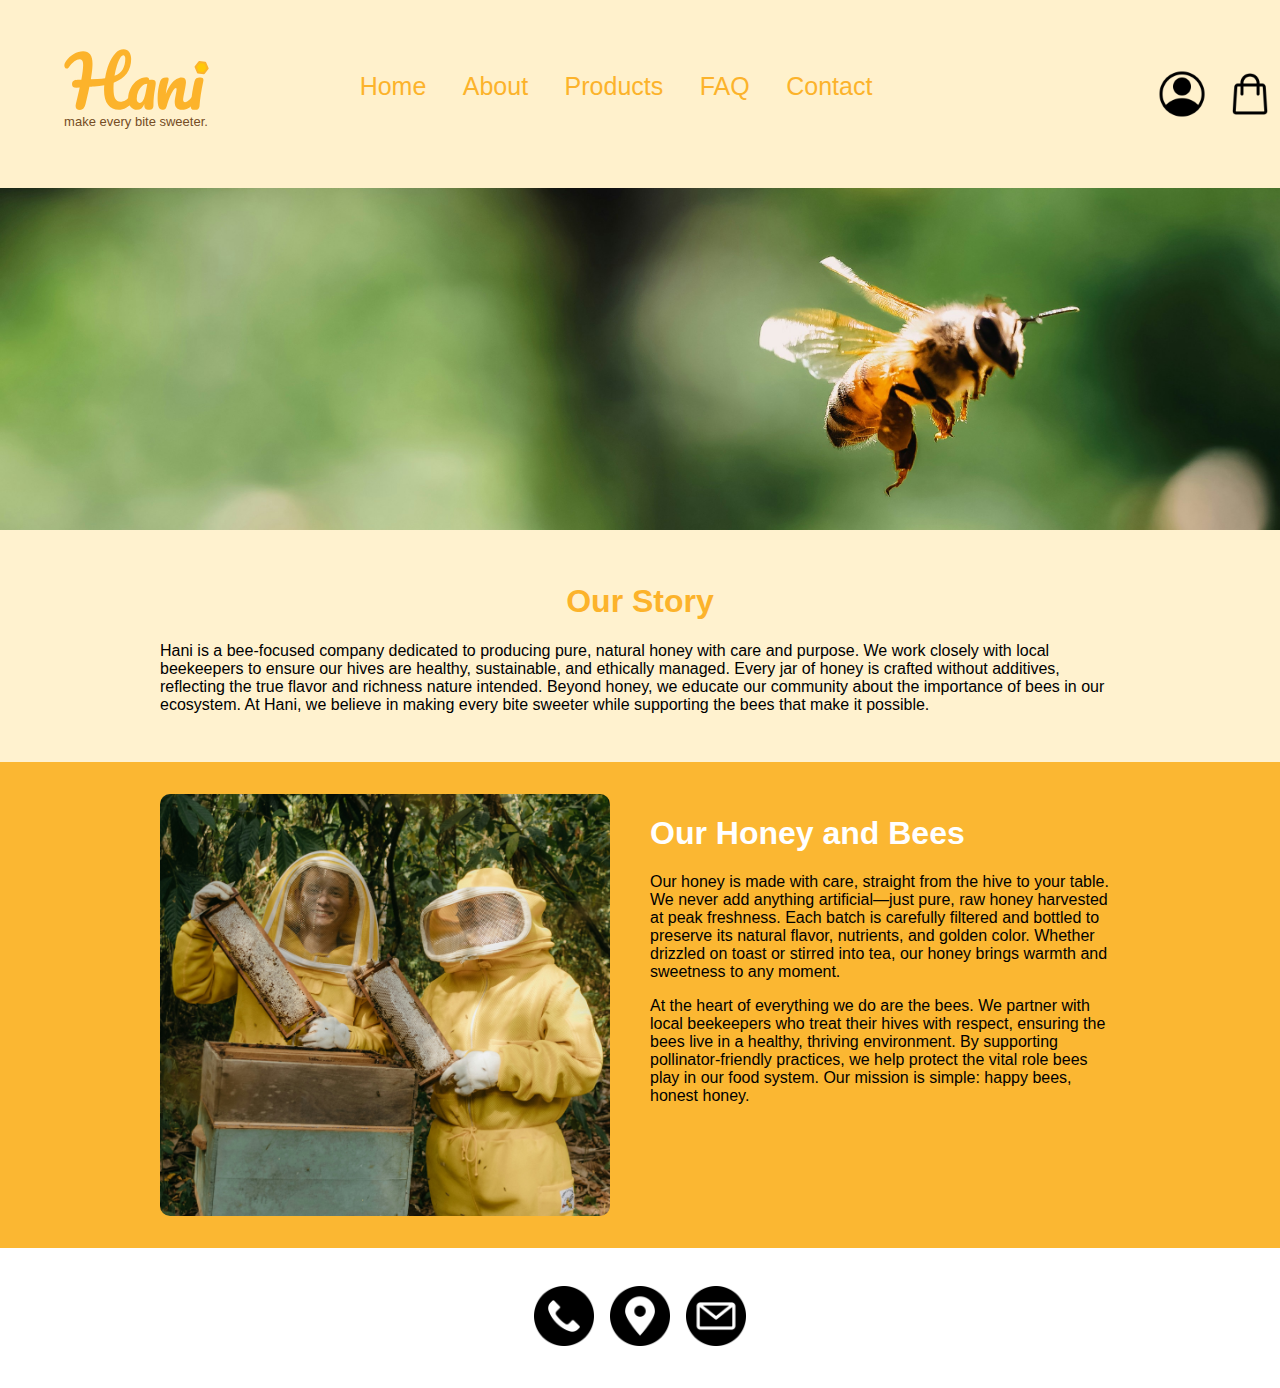
<file: about.html>
<!DOCTYPE html>
<html lang="en">
<head>
    <link rel="icon" type="image/png" href="images/favicon-96x96.png" sizes="96x96">
    <link rel="icon" type="image/svg+xml" href="images/favicon.svg">
    <link rel="shortcut icon" href="images/favicon.ico">
    <link rel="apple-touch-icon" sizes="180x180" href="images/apple-touch-icon.png">
    <link rel="manifest" href="images/site.webmanifest">

    <meta charset="UTF-8">
    <meta name="viewport" content="width=device-width, initial-scale=1.0">
    <title>Hani</title>
    <link rel="stylesheet" href="styles.css">
</head>
<body>
    <header>
        
        <img src="images/logo.svg" alt="Hani Logo">
        <br>
        <nav>
            <a href="index.html">Home</a>
            <a href="about.html">About</a>
            <a href="products.html">Products</a>
            <a href="FAQ.html">FAQ</a>
            <a href="contact.html">Contact</a>
        </nav>
        <div class="account">
            <img src="images/account.png" alt="Account">
            <img src="images/shopping-bag.png"  alt="Cart">
        </div>
    </header>

    <main>
        <div class="bee">
        <img src="images/bee.jpg"  alt="Bee flying">
        </div>

        <section class="story">
            <h1>Our Story</h1>
            <p>Hani is a bee-focused company dedicated to producing pure, natural honey with care and purpose. We work closely with local beekeepers to ensure our hives are healthy, sustainable, and ethically managed. Every jar of honey is crafted without additives, reflecting the true flavor and richness nature intended. Beyond honey, we educate our community about the importance of bees in our ecosystem. At Hani, we believe in making every bite sweeter while supporting the bees that make it possible.</p>
        </section>

        <section class="our">
            <img src="images/keepers.jpg"  alt="Bee Keepers">
            <div class="our-text">
            <h1> Our Honey and Bees</h1>
            <p>Our honey is made with care, straight from the hive to your table. We never add anything artificial—just pure, raw honey harvested at peak freshness. Each batch is carefully filtered and bottled to preserve its natural flavor, nutrients, and golden color. Whether drizzled on toast or stirred into tea, our honey brings warmth and sweetness to any moment.</p>
            <p>At the heart of everything we do are the bees. We partner with local beekeepers who treat their hives with respect, ensuring the bees live in a healthy, thriving environment. By supporting pollinator-friendly practices, we help protect the vital role bees play in our food system. Our mission is simple: happy bees, honest honey.</p>
            </div>

        </section>
    </main>
    <footer>
        <a href="tel:123456789"><img src="images/phone-call.png" alt="Call us" id="contact"></a>
        <a href="https://www.google.com/maps?q=3456+113th+ave,+Eau+Claire,+WI+54701">
        <img src="images/gps.png" alt="Map to our location"></a>
        <a href="mailto:gallopinggoose@gmail.com"><img src="images/email.png" alt="email us"></a>
    </footer>
    
</body>
</html>
</file>
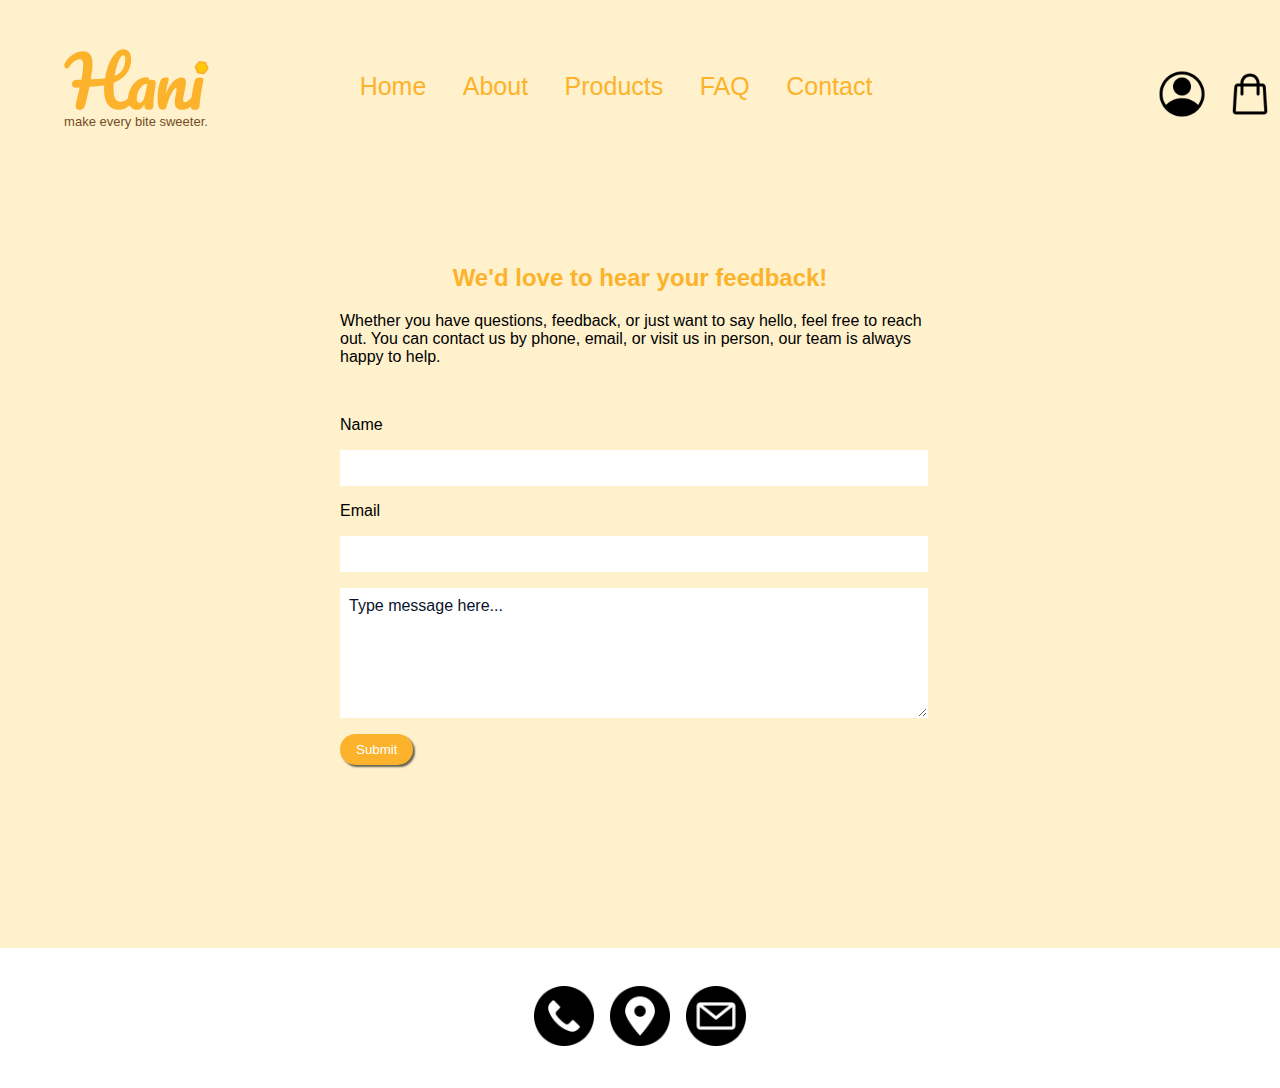
<file: contact.html>
<!DOCTYPE html>
<html lang="en">
<head>
    <link rel="icon" type="image/png" href="images/favicon-96x96.png" sizes="96x96">
    <link rel="icon" type="image/svg+xml" href="images/favicon.svg">
    <link rel="shortcut icon" href="images/favicon.ico">
    <link rel="apple-touch-icon" sizes="180x180" href="images/apple-touch-icon.png">
    <link rel="manifest" href="images/site.webmanifest">

    <meta charset="UTF-8">
    <meta name="viewport" content="width=device-width, initial-scale=1.0">
    <title>Hani</title>
    <link rel="stylesheet" href="styles.css">
    
</head>
<body>
    <header>
        
        <img src="images/logo.svg" alt="Hani Logo">
        <br>
        <nav>
            <a href="index.html">Home</a>
            <a href="about.html">About</a>
            <a href="products.html">Products</a>
            <a href="FAQ.html">FAQ</a>
            <a href="contact.html">Contact</a>
        </nav>
        <div class="account">
            <img src="images/account.png"   alt="Account">
            <img src="images/shopping-bag.png"  alt="Cart">
        </div>
    </header>
<div class="wrapper">
    <main class="main-content">
        <section class="contact">
            <form>
                <h2 class="feedback">We'd love to hear your feedback!</h2>
                <p>Whether you have questions, feedback, or just want to say hello, feel free to reach out. You can contact us by phone, email, or visit us in person, our team is always happy to help.</p>
                <br>
                <label>Name</label>
                <input type="text" id="name">
                <label>Email</label>
                <input type="email" id="email">
                <textarea>Type message here...</textarea>
                <input type="submit" class="button">
                
            </form>
        </section>
    </main>
   
    <footer>
        <a href="tel:123456789"><img src="images/phone-call.png" alt="Call us" id="contact"></a>
        <a href="https://www.google.com/maps?q=3456+113th+ave,+Eau+Claire,+WI+54701">
        <img src="images/gps.png" alt="Map to our location"></a>
        <a href="mailto:gallopinggoose@gmail.com"><img src="images/email.png" alt="email us"></a>
    </footer>
</div>
</body>
</html>
</file>
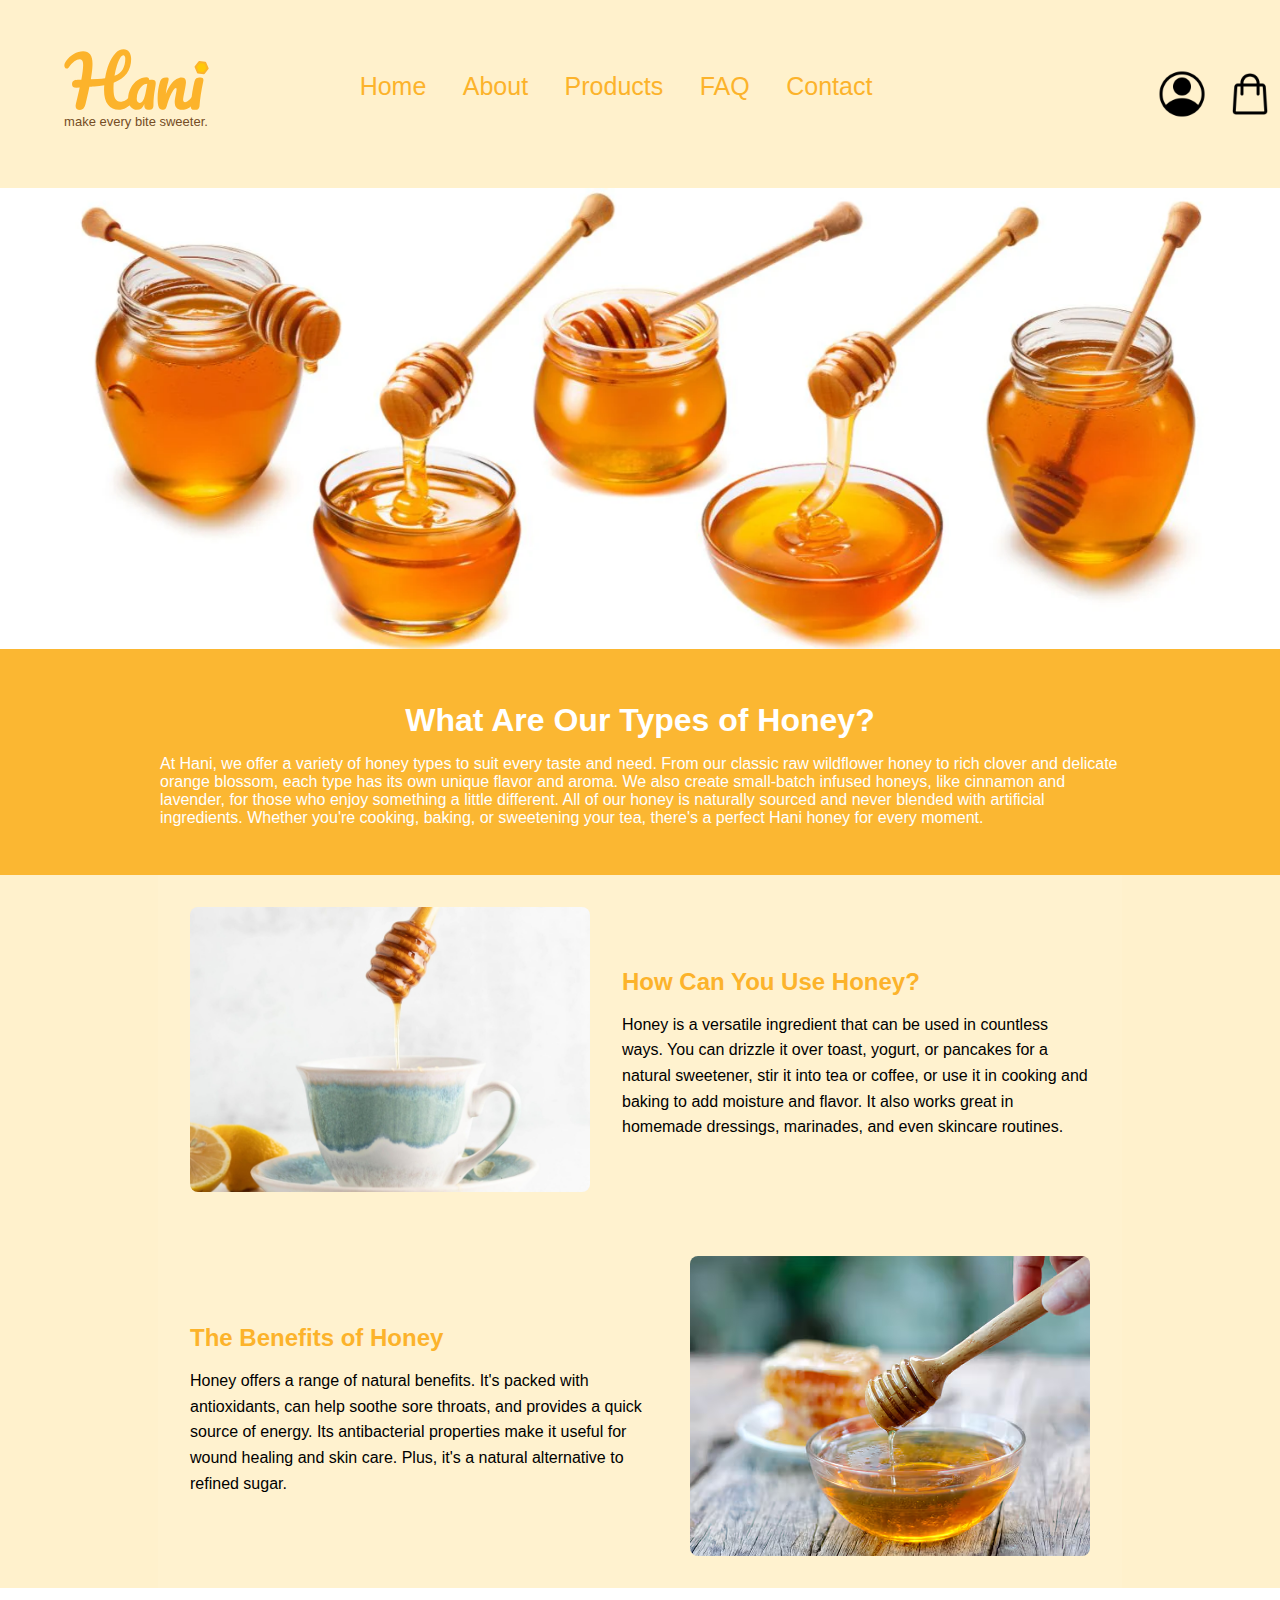
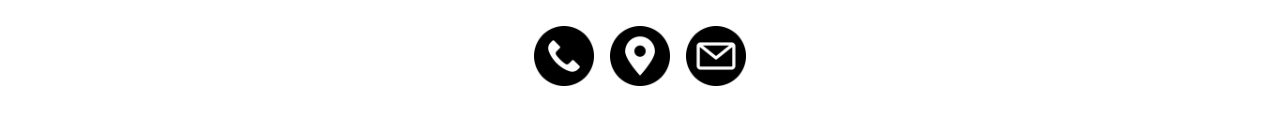
<file: FAQ.html>
<!DOCTYPE html>
<html lang="en">
<head>

    <link rel="icon" type="image/png" href="images/favicon-96x96.png" sizes="96x96">
    <link rel="icon" type="image/svg+xml" href="images/favicon.svg">
    <link rel="shortcut icon" href="images/favicon.ico">
    <link rel="apple-touch-icon" sizes="180x180" href="images/apple-touch-icon.png">
    <link rel="manifest" href="images/site.webmanifest">

    <meta charset="UTF-8">
    <meta name="viewport" content="width=device-width, initial-scale=1.0">
    <title>Hani</title>
    <link rel="stylesheet" href="styles.css">
</head>
<body>
    <header>
        <div class="header"></div>
        <img src="images/logo.svg" alt="Hani Logo">
        
        <nav>
            <a href="index.html">Home</a>
            <a href="about.html">About</a>
            <a href="products.html">Products</a>
            <a href="FAQ.html">FAQ</a>
            <a href="contact.html">Contact</a>
        </nav>
        <div class="account">
            <img src="images/account.png"  alt="Account">
            <img src="images/shopping-bag.png"  alt="Cart">
        </div>
    </header>
    
    <main >
        <div class="FAQ-Back">
        <img src="images/many-honeys.webp"   alt="Many glasses of honey" class="hero-image">

        <section class="honey-types">
            <h1>What Are Our Types of Honey?</h1>
            <p>At Hani, we offer a variety of honey types to suit every taste and need. From our classic raw wildflower honey to rich clover and delicate orange blossom, each type has its own unique flavor and aroma. We also create small-batch infused honeys, like cinnamon and lavender, for those who enjoy something a little different. All of our honey is naturally sourced and never blended with artificial ingredients. Whether you're cooking, baking, or sweetening your tea, there's a perfect Hani honey for every moment.</p>
        </section>
        
        <section class="info-row">
            <img src="images/tea.jpg"   alt="Putting honey in tea">
            <div>
            <h3>How Can You Use Honey?</h3>
            <p>Honey is a versatile ingredient that can be used in countless ways. You can drizzle it over toast, yogurt, or pancakes for a natural sweetener, stir it into tea or coffee, or use it in cooking and baking to add moisture and flavor. It also works great in homemade dressings, marinades, and even skincare routines.</p>
        </div>
        </section>

        <section class="info-row reverse">
            <img src="images/outside.avif"   alt="Honey in glass">
            <div>
            <h3>The Benefits of Honey</h3>
            <p>Honey offers a range of natural benefits. It's packed with antioxidants, can help soothe sore throats, and provides a quick source of energy. Its antibacterial properties make it useful for wound healing and skin care. Plus, it's a natural alternative to refined sugar.</p>
        </div>
        </section>
       
    </div>
    </main>


    <footer>
        <a href="tel:123456789"><img src="images/phone-call.png" alt="Call us" id="contact"></a>
        <a href="https://www.google.com/maps?q=3456+113th+ave,+Eau+Claire,+WI+54701">
        <img src="images/gps.png" alt="Map to our location"></a>
        <a href="mailto:gallopinggoose@gmail.com"><img src="images/email.png" alt="email us"></a>
    </footer>
    
</body>
</html>
</file>
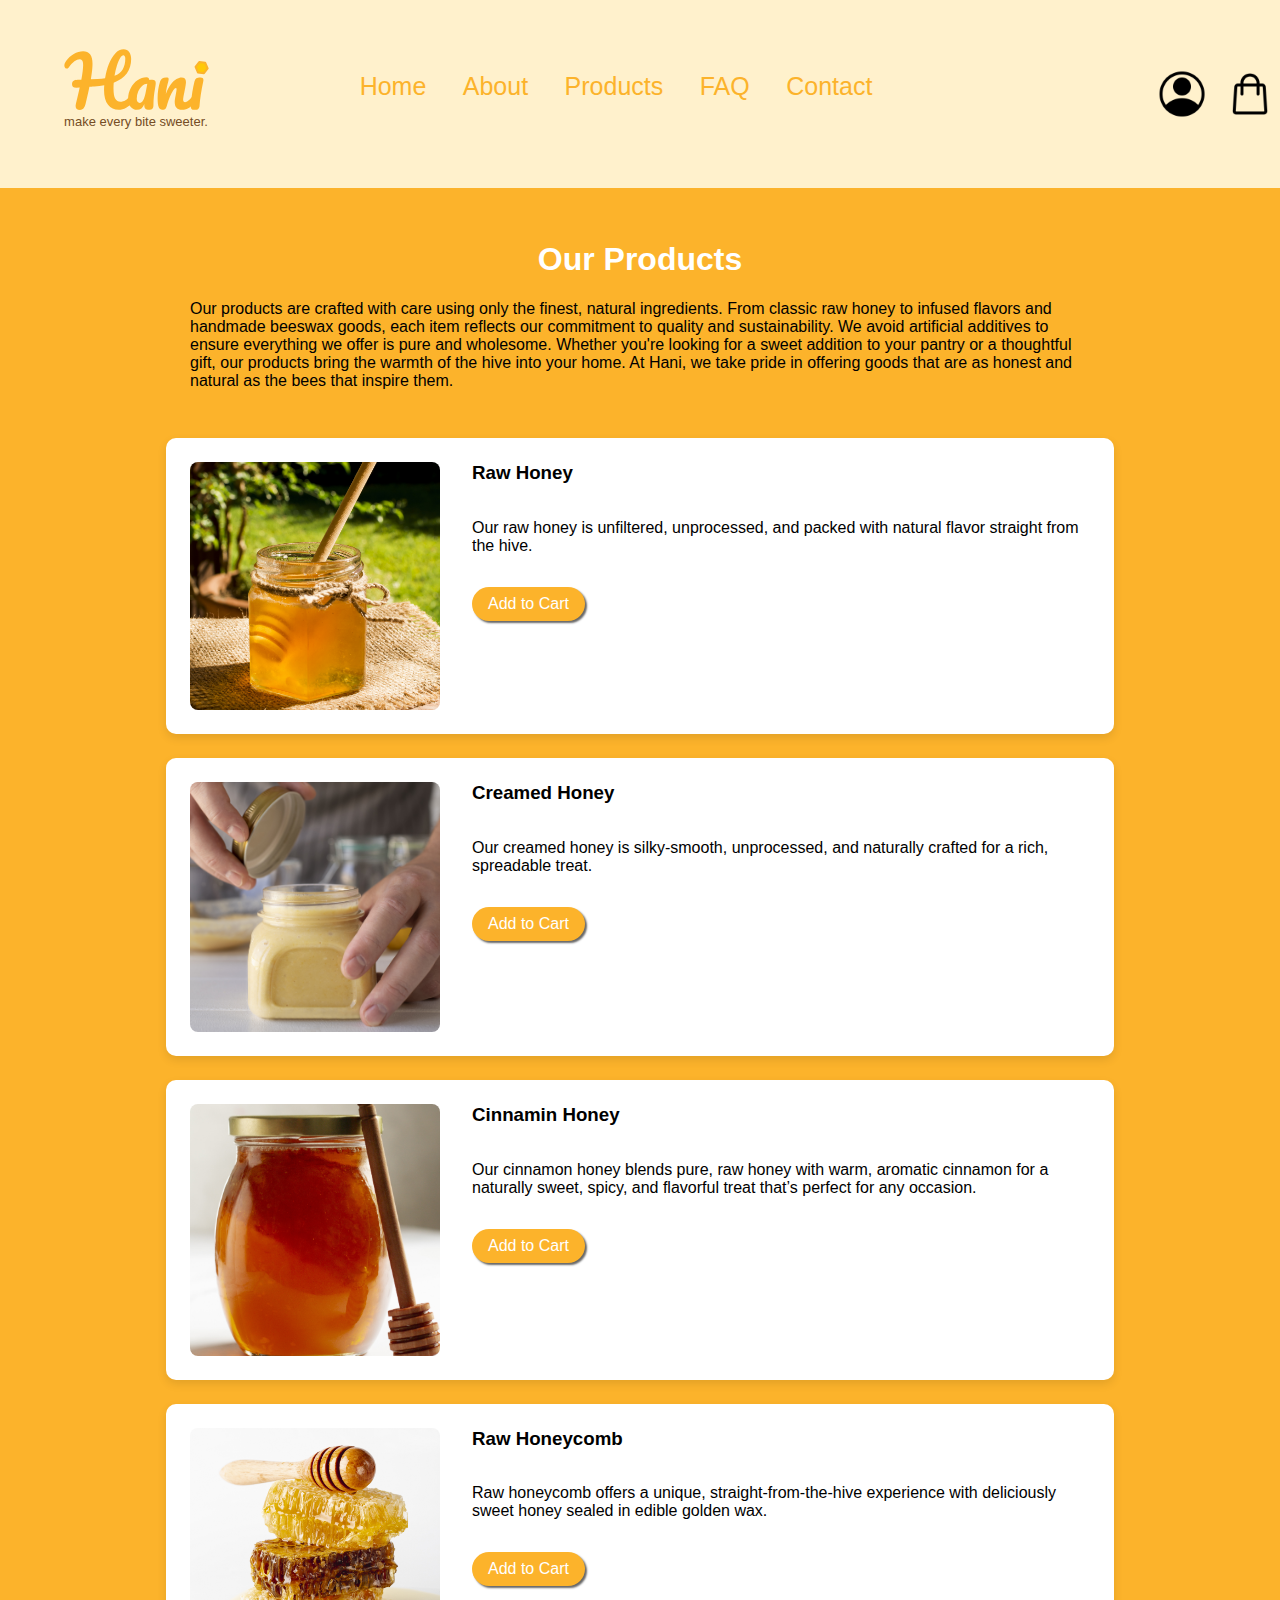
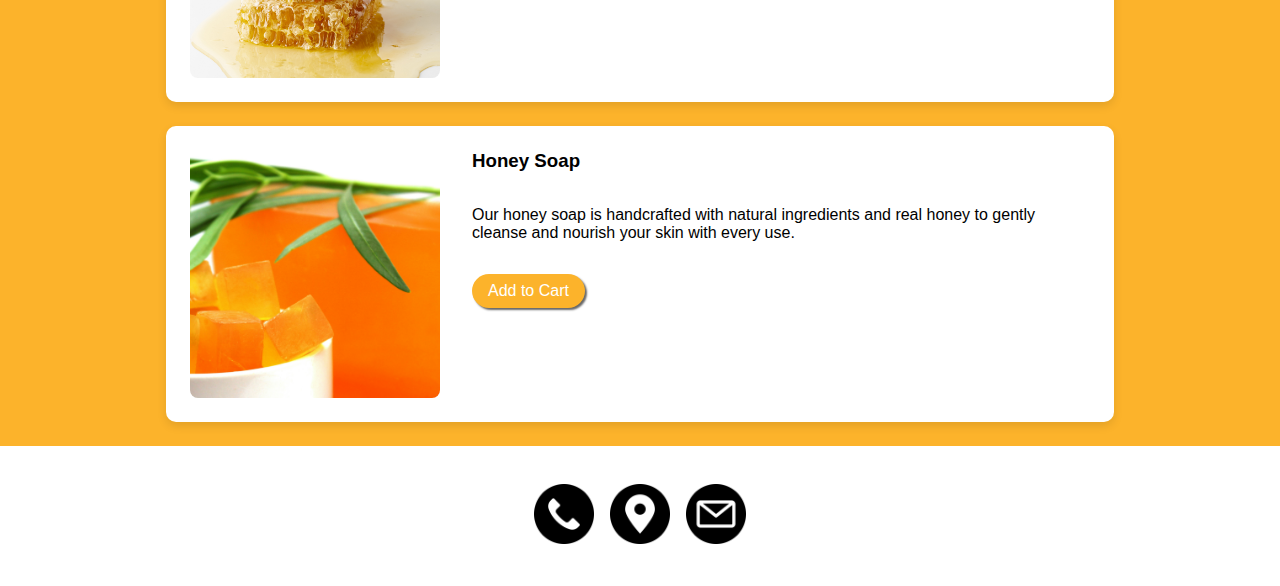
<file: products.html>
<!DOCTYPE html>
<html lang="en">
<head>
    <link rel="icon" type="image/png" href="images/favicon-96x96.png" sizes="96x96">
    <link rel="icon" type="image/svg+xml" href="images/favicon.svg">
    <link rel="shortcut icon" href="images/favicon.ico">
    <link rel="apple-touch-icon" sizes="180x180" href="images/apple-touch-icon.png">
    <link rel="manifest" href="images/site.webmanifest">
    <meta charset="UTF-8">
    <meta name="viewport" content="width=device-width, initial-scale=1.0">
    <title>Hani</title>
    <link rel="stylesheet" href="styles.css">
</head>
<body>
    <header>
       
        <img src="images/logo.svg" alt="Hani Logo">
        <br>
        <nav>
            <a href="index.html">Home</a>
            <a href="about.html">About</a>
            <a href="products.html">Products</a>
            <a href="FAQ.html">FAQ</a>
            <a href="contact.html">Contact</a>
        </nav>
        <div class="account">
            <img src="images/account.png"   alt="Account">
            <img src="images/shopping-bag.png"  alt="Cart">
        </div>
    </header>

    
    <main>
        <section class="our-products">
            <h1>Our Products</h1>
            <p>Our products are crafted with care using only the finest, natural ingredients. From classic raw honey to infused flavors and handmade beeswax goods, each item reflects our commitment to quality and sustainability. We avoid artificial additives to ensure everything we offer is pure and wholesome. Whether you're looking for a sweet addition to your pantry or a thoughtful gift, our products bring the warmth of the hive into your home. At Hani, we take pride in offering goods that are as honest and natural as the bees that inspire them.</p>
        </section>
        
        <div class="product">
            <img src="images/p-1.jpg"   alt="Raw Honey">
            <div class="product-info">
            <h3>Raw Honey</h3>
            <p>Our raw honey is unfiltered, unprocessed, and packed with natural flavor straight from the hive.</p>
            <a href="products.html" class="button">Add to Cart</a>
        </div>
        </div>

        <div class="product">
            <img src="images/p-2.jpg"   alt="Creamed Honey">
            <div class="product-info">
            <h3>Creamed Honey</h3>
            <p>Our creamed honey is silky-smooth, unprocessed, and naturally crafted for a rich, spreadable treat.</p>
            <a href="products.html" class="button">Add to Cart</a>
        </div>
        </div>

        <div class="product">
            <img src="images/p-3.jpg"   alt="Cinnamin Honey">
            <div class="product-info">
            <h3>Cinnamin Honey</h3>
            <p>Our cinnamon honey blends pure, raw honey with warm, aromatic cinnamon for a naturally sweet, spicy, and flavorful treat that’s perfect for any occasion.</p>
            <a href="products.html" class="button">Add to Cart</a>
        </div>
        </div>

        <div class="product">
            <img src="images/p-4.jpg"   alt="Raw Honeycomb">
            <div class="product-info">
            <h3>Raw Honeycomb</h3>
            <p>Raw honeycomb offers a unique, straight-from-the-hive experience with deliciously sweet honey sealed in edible golden wax.</p>
            <a href="products.html" class="button">Add to Cart</a>
        </div>
        </div>

        <div class="product">
            <img src="images/p-5.jpg"   alt="Honey Soap">
            <div class="product-info">
            <h3>Honey Soap</h3>
            <p>Our honey soap is handcrafted with natural ingredients and real honey to gently cleanse and nourish your skin with every use.</p>
            <a href="products.html" class="button">Add to Cart</a>
        </div>
        </div>
    </main>
    <footer>
        <a href="tel:123456789"><img src="images/phone-call.png" alt="Call us" id="contact"></a>
        <a href="https://www.google.com/maps?q=3456+113th+ave,+Eau+Claire,+WI+54701">
        <img src="images/gps.png" alt="Map to our location"></a>
        <a href="mailto:gallopinggoose@gmail.com"><img src="images/email.png" alt="email us"></a>
    </footer>
    
</body>
</html>
</file>
<file: styles.css>
body{
    background-color: #FCB32B;
    margin: 0;
    color:black;
    font-family: Arial;
}

header{
    background-color: #FFF2CF;  
    position: relative;
}


header>img{
    width: 10rem;
    max-width: 30%;
    padding: 1rem;
}

img{
    width: 100%;

}



footer{
    display: flex;
  justify-content: center;
  align-items: center;
  flex-wrap: wrap; 
  padding: 20px 40px;
  min-height: 100px;
  
  background-color: white;
}

footer img{
    width: 60px;
  height: 60px;
  padding: .5rem;
}
section.headline{
    background-image:url(images/honey-jar.jpg);
    background-size: cover;
    background-color: rgb(23,0,65);
    padding: 1rem 1rem;
    color: #fff;
   
}
.button{
    padding: .5rem 1rem;
    border-radius: 6rem;
    background-color: #FCB32B;
    color: white;
    text-decoration: none;
    display: inline-block;
    box-shadow: 2px 2px 2px rgba(0, 0, 0, 0.6);
    cursor:pointer;
    font-family: arial;
    border: none;
}
.shop-button{
    padding: .5rem 1rem;
    border-radius: 6rem;
    background-color: #FCB32B;
    color: white;
    text-decoration: none;
    display: inline-block;
    box-shadow: 2px 2px 2px rgba(0, 0, 0, 0.6);
    cursor:pointer;
    font-family: arial;
    border: none;
}
.headline p{
   font-size: 13px;
   text-shadow: 2px 2px 2px rgba(0, 0, 0, 0.6);;
}
nav{
    text-align: center;
}
nav>a{
    color: #FCB32B;
    text-decoration: none;
    padding: 1rem 1rem;
    display: inline-block;
    padding-top: 0;
    
}
.favorites {
text-align: center;
display: flex;
flex-wrap: wrap;
gap: 1rem;
justify-content: center;
}
.favorites h2{
flex-basis: 100%;
color: #fff;
}
.favorites div{
    width: 30%;
}
.favorites img{
    border-radius: 10px;
}
.learn{
    background-color: #FFF2CF;
    padding: 1rem;
}

.account{
    display: flex;
  gap: 16px;
  align-items: center;
    max-width: 3rem;
    position: absolute;
    top: 1rem;
    right: 6rem;
}



.story{
   
    background-color: #FFF2CF;
    padding: 2rem;
}
.our{
    display: flex;
    align-items: flex-start;
    gap: 40px;
    padding: 40px;
    background-color: #fbb732;
    flex-wrap: wrap; 
}
.our img{
    max-width: 450px;
  width: 100%;
  height: auto;
  border-radius: 10px;
  flex-wrap: wrap; 
}
.our>h1{
    margin-top: 0;
}
.our-text{
    max-width: 600px;
  flex: 1;
  color: black;
}
.our h1{
    color: #fff;
}

.story>h1{
    text-align: center;
    color: #FCB32B;
}


  
  .product {
    display: flex;
    align-items: flex-start; 
    gap: 2rem;
    background-color: white;
    border-radius: 10px;
    box-shadow: 0 4px 10px rgba(0, 0, 0, 0.1);
    padding: 1.5rem;
    max-width: 900px;
    margin: 1rem;
    margin-bottom: 1.5rem; 
    flex-wrap: wrap;
  }
  
  .product img {
    width: 250px;
    height: auto;
    border-radius: 8px;
  }
  
  .product-info {
    flex: 1;
    display: flex;
    flex-direction: column;
    justify-content: space-between;
    
  }
  
  .product-info h3 {
    margin-top: 0;
  }
  
  .product-info a.button {
    margin-top: 1rem;
    align-self: flex-start; 
  }

.our-products {
        max-width: 900px;
        margin: 0 auto;
        padding: 2rem;
      }
  
  .our-products h1{
    color: #fff;
    text-align: center;
  }
  .FAQ{
    background-color: #FFF2CF;
  }



form{
    
    padding: 1rem;
    max-width: 600px;
    margin: 0 auto;
}
label, input[type="text"], input[type="email"], textarea{
    display: block;
    margin: 1rem 0;
    width: 100%;
}
input[type="text"], input[type="email"], textarea{
    width: 95%;
    padding: .5rem;
    font-size: 1rem;
    border: 1px solid transparent;
}
textarea{
    height: 7rem;
    font-family:  Arial;
    color: #0b132b;
}
input:focus[type="text"], input:focus[type="email"], textarea:focus{
    outline: none;
    border: 1px solid #00e3c8;
    width: 100%;
}

.wrapper{
    display: flex;
    flex-direction: column;
    min-height: 100vh; 
  }

  .main-content{
    flex: 1;
    background-color: #fff1cc; 
    padding: 40px;
  }
  .feedback{
    color: #FCB32B;
    text-align: center;

  }
  .bee{
    margin: 0;
    padding: 0;
  }
  .bee img {
    display: block;
    width: 100%;
    margin: 0;
  }

  .hero-image {
    width: 100%;
    display: block;
    height: auto;
  }
  
  
  .honey-types {
    background-color: #fbb732;
    color: white;
    
    padding: 2rem 1rem;

    margin: 0 auto;
  }
  
  .honey-types h1 {
    font-size: 2rem;
    margin-bottom: 1rem;
    text-align: center;
  }
  
  
  .info-row {
    display: flex;
    flex-wrap: wrap;
    align-items: center;
    gap: 2rem;
    padding: 2rem;
    background-color: #fff2cf;
    max-width: 900px;
    margin: 0 auto;
   
  }
  
  .info-row img {
    width: 100%;
    max-width: 400px;
    border-radius: 8px;
  }
  
  .info-row div {
    flex: 1;
    max-width: 600px;      
  width: 100%;
  }
  
  .info-row h3 {
    color: #fcb32b;
    font-size: 1.5rem;
    margin-bottom: 1rem;
  }
  
  .info-row p {
    font-size: 1rem;
    line-height: 1.6;
  }
  
  
  .info-row.reverse {
    flex-direction: row-reverse;
  }

.FAQ-Back{
    background-color: #fff1cc;
  }
  .orange-background {
    background-color: #FCB32B;
  }

  .add-to-cart{
    padding: .5rem 1rem;
    border-radius: 6rem;
    color: white;
    text-decoration:underline;
    display: inline-block;
    cursor:pointer;
    font-family: arial;
    border: none;
    font-size: medium;
  }

@media (min-width: 1000px){

    .favorites{
        font-size: 25px;
    }
    section.headline{
        
        padding: 8rem 1rem;
    
       
    }
    
    
    .headline h1{
        font-size: 50px;
        padding-left: 7rem;
        
    }
    .headline p{
        padding-left: 7rem;
       
        font-size: large;
        line-height: 1.5;

    }
    
    .shop-button{
    margin-left: 7rem;
    }

    .learn{
        
        padding: 4rem;
        text-align: center;
    }
    nav{
        gap: 20px;   
    } 

    nav>a{
        font-size: 25px;
    }
   
    header {
        display: flex;
  justify-content: space-between;
  align-items: center;
  background-color: #fff1cc;
  padding: 70px 40px;
  position: relative;

    }
    header>img{
        text-align:left;
        position: absolute;
    }
   .account{
    display: flex;
  gap: 20px;
  justify-content: center;
  flex: 1;
  position: static;
   }
 
  .our-text {
    max-width: 100%;
  }

  .product{
    margin: 0 auto;
    margin-bottom: 1.5rem; 
  }

  .our{
    padding: 2rem 10rem;
  }
.story{
    padding: 2rem 10rem;
}
.honey-types{
    padding: 2rem 10rem;
}
}
</file>
